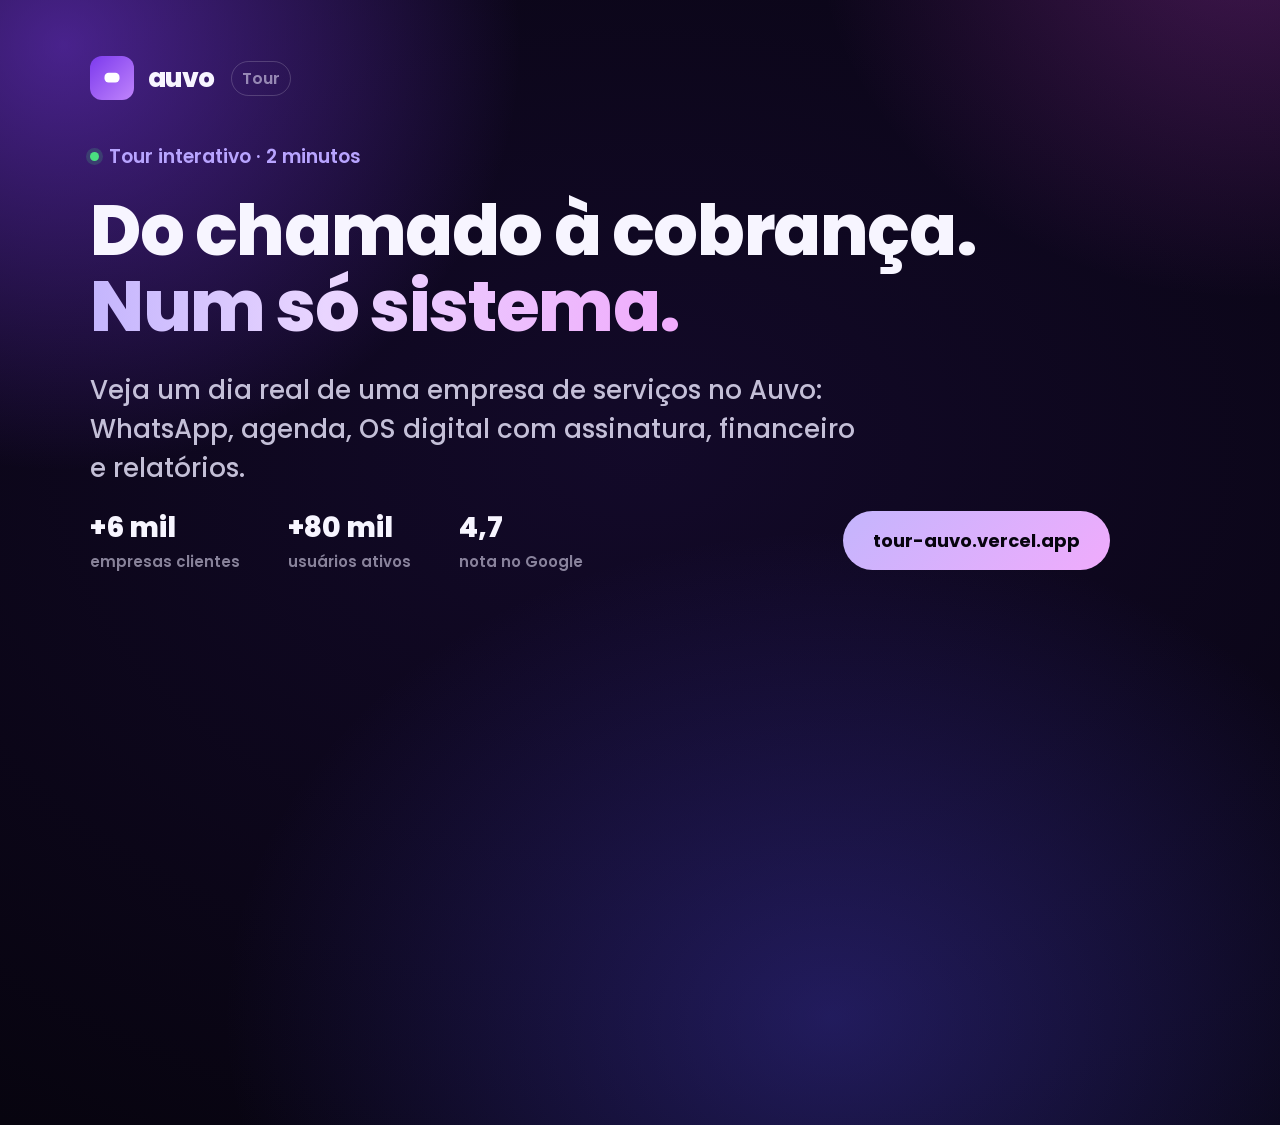
<file: og.html>
<!doctype html>
<html lang="pt-BR">
<head>
<meta charset="utf-8">
<title>OG</title>
<link rel="preconnect" href="https://fonts.googleapis.com">
<link rel="preconnect" href="https://fonts.gstatic.com" crossorigin>
<link href="https://fonts.googleapis.com/css2?family=Poppins:wght@500;600;700;800&display=swap" rel="stylesheet">
<style>
  :root{
    --ink-0:#07040f;
    --t1:#f7f5ff; --t2:rgba(236,232,255,.82);
    --font:"Poppins",system-ui,sans-serif;
  }
  *{box-sizing:border-box;margin:0;padding:0}
  html,body{width:1200px;height:630px;overflow:hidden;background:var(--ink-0);font-family:var(--font)}
  .aurora{position:absolute;inset:-25%;z-index:0;
    background:
      radial-gradient(34% 45% at 20% 20%,rgba(124,58,237,.55),transparent 70%),
      radial-gradient(32% 40% at 82% 10%,rgba(217,70,239,.28),transparent 72%),
      radial-gradient(44% 50% at 60% 92%,rgba(79,70,229,.34),transparent 72%),
      radial-gradient(60% 60% at 50% 50%,rgba(20,10,44,.9),transparent 100%);
  }
  .wrap{position:relative;z-index:1;width:1200px;height:630px;display:flex;flex-direction:column;justify-content:center;padding:0 90px}
  .brand{display:flex;align-items:center;gap:14px;position:absolute;top:56px;left:90px}
  .mark{width:44px;height:44px;border-radius:12px;background:linear-gradient(135deg,#7c3aed,#c084fc);display:flex;align-items:center;justify-content:center}
  .mark svg{width:24px;height:24px}
  .brand b{font-size:26px;font-weight:800;color:var(--t1);letter-spacing:-.02em}
  .brand i{font-style:normal;font-size:16px;font-weight:600;color:rgba(236,232,255,.55);margin-left:2px;padding:4px 10px;border:1px solid rgba(255,255,255,.18);border-radius:999px}
  .kicker{display:flex;align-items:center;gap:10px;font-size:19px;font-weight:600;color:#b8a4ff;margin-bottom:22px}
  .dot{width:9px;height:9px;border-radius:50%;background:#4ade80;box-shadow:0 0 0 4px rgba(74,222,128,.18)}
  h1{font-size:70px;line-height:1.08;font-weight:800;color:var(--t1);letter-spacing:-.02em;max-width:920px}
  h1 span{background:linear-gradient(92deg,#c4b5fd 0%,#e9d5ff 40%,#f0abfc 100%);-webkit-background-clip:text;background-clip:text;color:transparent}
  p{margin-top:26px;font-size:26px;line-height:1.5;color:var(--t2);max-width:780px;font-weight:500}
  .foot{position:absolute;bottom:56px;left:90px;right:90px;display:flex;align-items:center;justify-content:space-between}
  .stats{display:flex;gap:48px}
  .stat b{display:block;font-size:28px;font-weight:800;color:var(--t1)}
  .stat span{font-size:15px;color:rgba(236,232,255,.55);font-weight:600}
  .cta{font-size:18px;font-weight:700;color:#07040f;background:linear-gradient(135deg,#c4b5fd,#f0abfc);padding:16px 30px;border-radius:999px}
</style>
</head>
<body>
  <div class="aurora"></div>
  <div class="wrap">
    <div class="brand">
      <div class="mark"><svg viewBox="0 0 64 64" fill="none"><rect x="12" y="18" width="40" height="26" rx="11" fill="#fff"/></svg></div>
      <b>auvo</b><i>Tour</i>
    </div>
    <div class="kicker"><span class="dot"></span>Tour interativo · 2 minutos</div>
    <h1>Do chamado à cobrança.<br><span>Num só sistema.</span></h1>
    <p>Veja um dia real de uma empresa de serviços no Auvo: WhatsApp, agenda, OS digital com assinatura, financeiro e relatórios.</p>
    <div class="foot">
      <div class="stats">
        <div class="stat"><b>+6 mil</b><span>empresas clientes</span></div>
        <div class="stat"><b>+80 mil</b><span>usuários ativos</span></div>
        <div class="stat"><b>4,7</b><span>nota no Google</span></div>
      </div>
      <div class="cta">tour-auvo.vercel.app</div>
    </div>
  </div>
</body>
</html>
</file>
